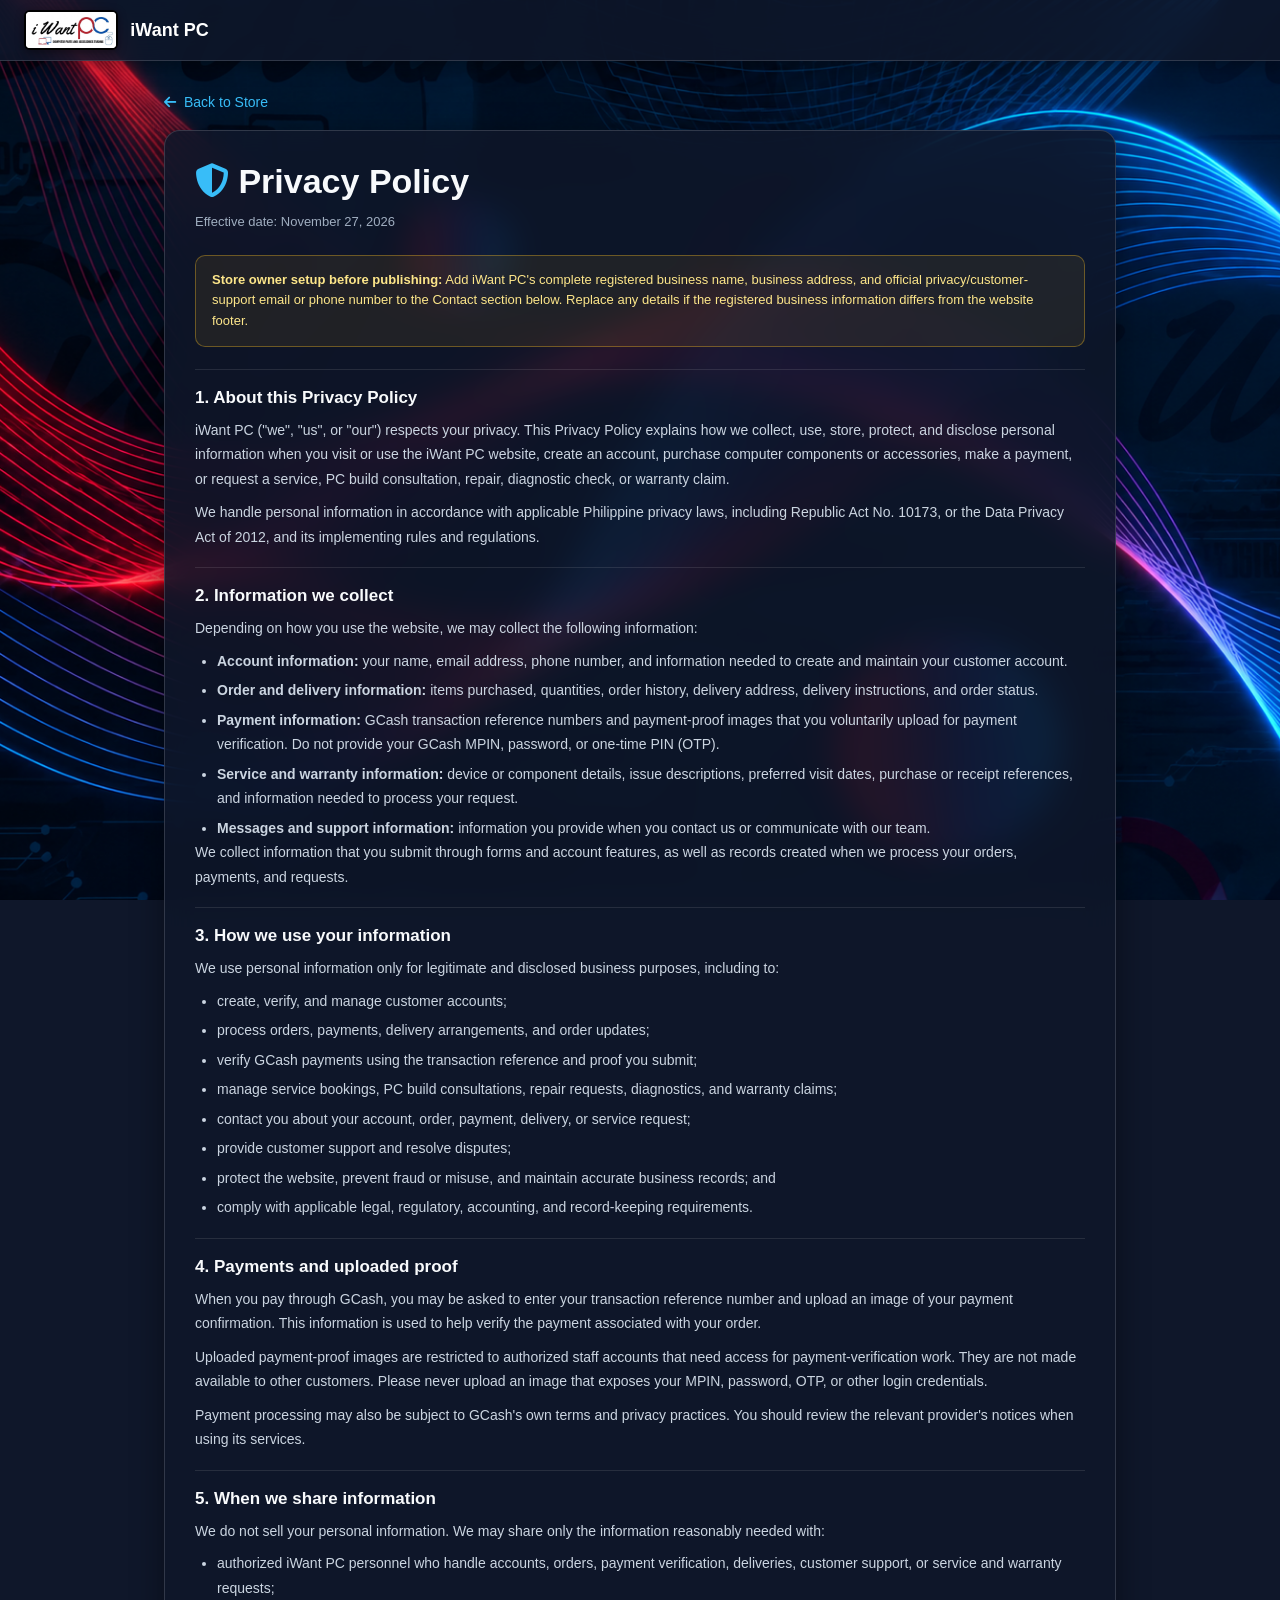
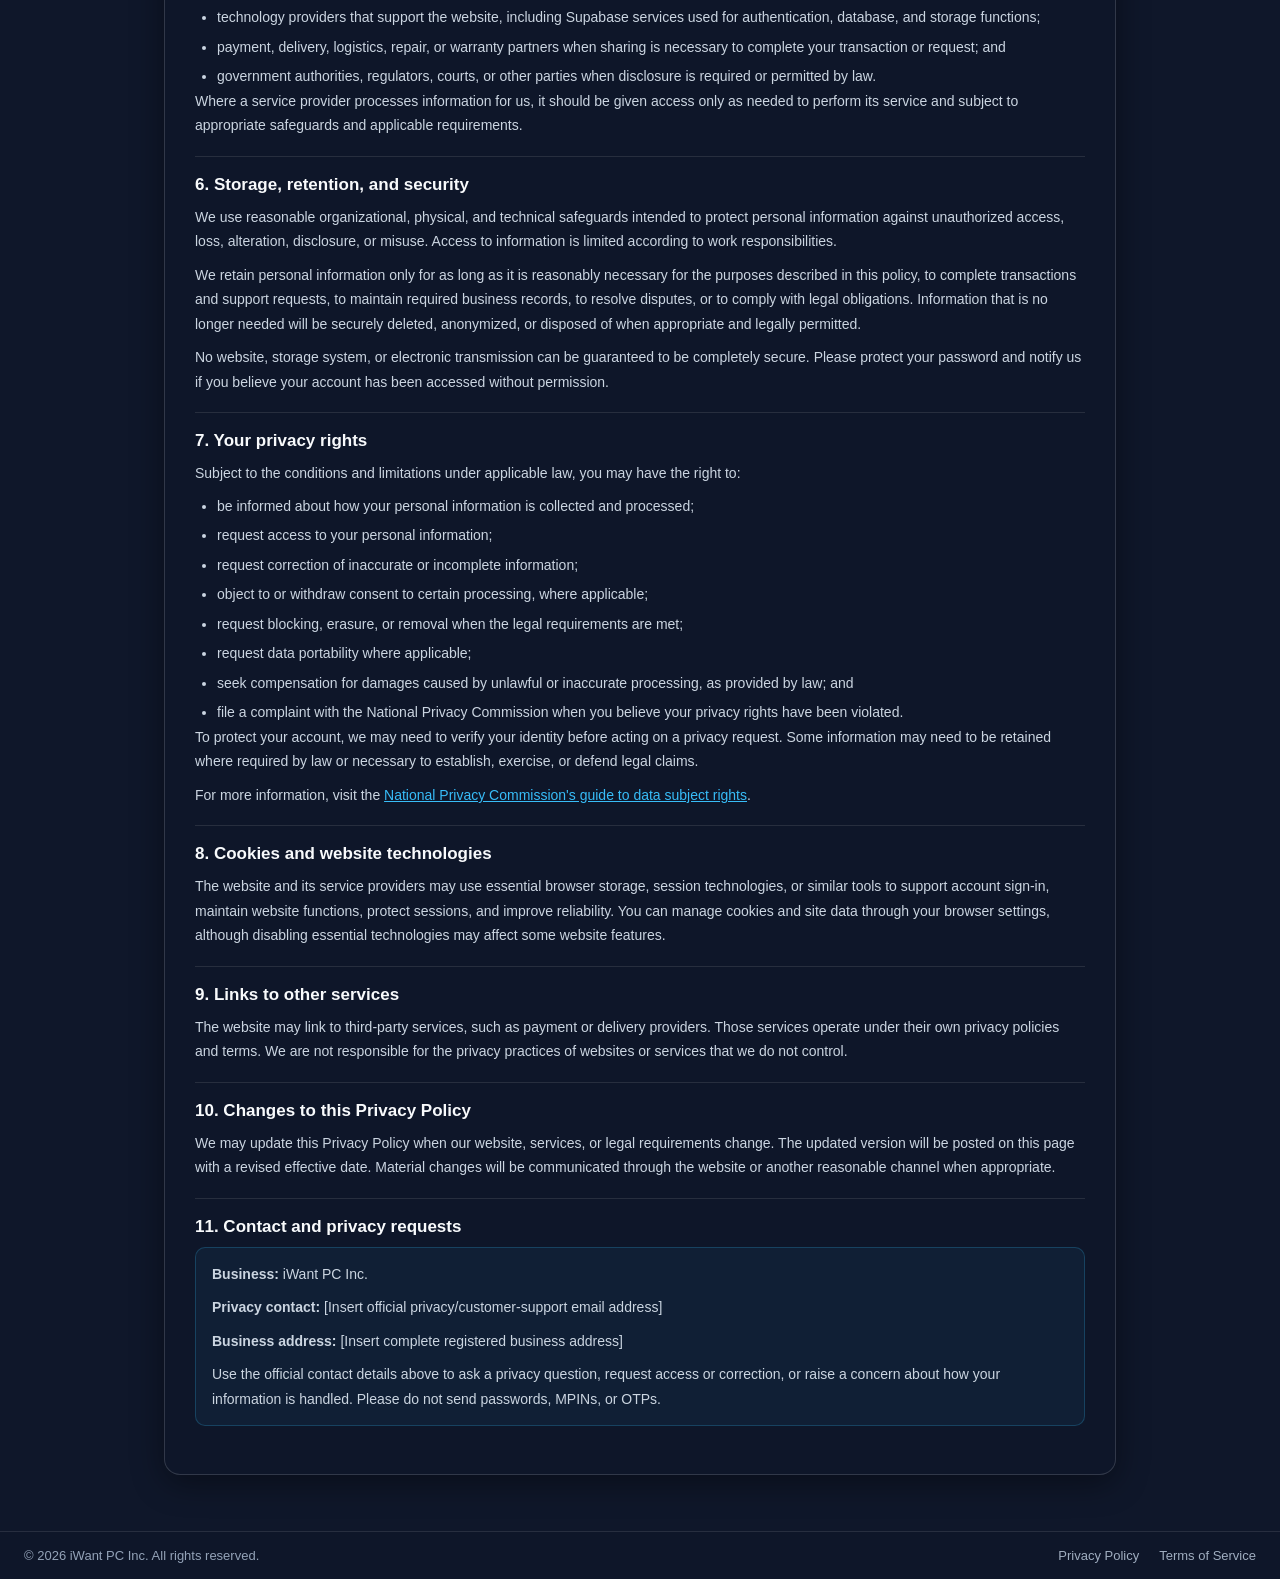
<file: privacy-policy.html>
<!DOCTYPE html>
<html lang="en">
<head>
    <meta charset="UTF-8">
    <meta name="viewport" content="width=device-width, initial-scale=1.0">
    <meta name="theme-color" content="#0f172a">
    <link rel="stylesheet" href="https://cdnjs.cloudflare.com/ajax/libs/font-awesome/6.4.0/css/all.min.css">
    <link rel="stylesheet" href="style1.css">
    <link rel="stylesheet" href="legal.css">
    <title>iWant PC - Privacy Policy</title>
</head>
<body>
    <header class="navbar">
        <div class="nav-container">
            <a href="home.html" class="brand-logo">
                <img src="iwantpc1.jpg" alt="iWant PC logo" class="nav-logo">
                <span>iWant PC</span>
            </a>
        </div>
    </header>

    <main class="page page-md legal-page">
        <a href="home.html" class="back-link"><i class="fa-solid fa-arrow-left"></i> Back to Store</a>
        <article class="card legal-card">
            <h1><i class="fa-solid fa-shield-halved" style="color:var(--sky)"></i> Privacy Policy</h1>
            <p class="legal-updated">Effective date: November 27, 2026</p>

            <div class="legal-setup-note">
                <strong>Store owner setup before publishing:</strong> Add iWant PC's complete registered business name,
                business address, and official privacy/customer-support email or phone number to the Contact section
                below. Replace any details if the registered business information differs from the website footer.
            </div>

            <section class="legal-section">
                <h2>1. About this Privacy Policy</h2>
                <p>iWant PC ("we", "us", or "our") respects your privacy. This Privacy Policy explains how we collect,
                use, store, protect, and disclose personal information when you visit or use the iWant PC website,
                create an account, purchase computer components or accessories, make a payment, or request a service,
                PC build consultation, repair, diagnostic check, or warranty claim.</p>
                <p>We handle personal information in accordance with applicable Philippine privacy laws, including
                Republic Act No. 10173, or the Data Privacy Act of 2012, and its implementing rules and regulations.</p>
            </section>

            <section class="legal-section">
                <h2>2. Information we collect</h2>
                <p>Depending on how you use the website, we may collect the following information:</p>
                <ul>
                    <li><strong>Account information:</strong> your name, email address, phone number, and information needed to create and maintain your customer account.</li>
                    <li><strong>Order and delivery information:</strong> items purchased, quantities, order history, delivery address, delivery instructions, and order status.</li>
                    <li><strong>Payment information:</strong> GCash transaction reference numbers and payment-proof images that you voluntarily upload for payment verification. Do not provide your GCash MPIN, password, or one-time PIN (OTP).</li>
                    <li><strong>Service and warranty information:</strong> device or component details, issue descriptions, preferred visit dates, purchase or receipt references, and information needed to process your request.</li>
                    <li><strong>Messages and support information:</strong> information you provide when you contact us or communicate with our team.</li>
                </ul>
                <p>We collect information that you submit through forms and account features, as well as records created when we process your orders, payments, and requests.</p>
            </section>

            <section class="legal-section">
                <h2>3. How we use your information</h2>
                <p>We use personal information only for legitimate and disclosed business purposes, including to:</p>
                <ul>
                    <li>create, verify, and manage customer accounts;</li>
                    <li>process orders, payments, delivery arrangements, and order updates;</li>
                    <li>verify GCash payments using the transaction reference and proof you submit;</li>
                    <li>manage service bookings, PC build consultations, repair requests, diagnostics, and warranty claims;</li>
                    <li>contact you about your account, order, payment, delivery, or service request;</li>
                    <li>provide customer support and resolve disputes;</li>
                    <li>protect the website, prevent fraud or misuse, and maintain accurate business records; and</li>
                    <li>comply with applicable legal, regulatory, accounting, and record-keeping requirements.</li>
                </ul>
            </section>

            <section class="legal-section">
                <h2>4. Payments and uploaded proof</h2>
                <p>When you pay through GCash, you may be asked to enter your transaction reference number and upload
                an image of your payment confirmation. This information is used to help verify the payment associated
                with your order.</p>
                <p>Uploaded payment-proof images are restricted to authorized staff accounts that need access for
                payment-verification work. They are not made available to other customers. Please never upload an
                image that exposes your MPIN, password, OTP, or other login credentials.</p>
                <p>Payment processing may also be subject to GCash's own terms and privacy practices. You should review
                the relevant provider's notices when using its services.</p>
            </section>

            <section class="legal-section">
                <h2>5. When we share information</h2>
                <p>We do not sell your personal information. We may share only the information reasonably needed with:</p>
                <ul>
                    <li>authorized iWant PC personnel who handle accounts, orders, payment verification, deliveries, customer support, or service and warranty requests;</li>
                    <li>technology providers that support the website, including Supabase services used for authentication, database, and storage functions;</li>
                    <li>payment, delivery, logistics, repair, or warranty partners when sharing is necessary to complete your transaction or request; and</li>
                    <li>government authorities, regulators, courts, or other parties when disclosure is required or permitted by law.</li>
                </ul>
                <p>Where a service provider processes information for us, it should be given access only as needed to perform its service and subject to appropriate safeguards and applicable requirements.</p>
            </section>

            <section class="legal-section">
                <h2>6. Storage, retention, and security</h2>
                <p>We use reasonable organizational, physical, and technical safeguards intended to protect personal
                information against unauthorized access, loss, alteration, disclosure, or misuse. Access to information
                is limited according to work responsibilities.</p>
                <p>We retain personal information only for as long as it is reasonably necessary for the purposes
                described in this policy, to complete transactions and support requests, to maintain required business
                records, to resolve disputes, or to comply with legal obligations. Information that is no longer needed
                will be securely deleted, anonymized, or disposed of when appropriate and legally permitted.</p>
                <p>No website, storage system, or electronic transmission can be guaranteed to be completely secure.
                Please protect your password and notify us if you believe your account has been accessed without permission.</p>
            </section>

            <section class="legal-section">
                <h2>7. Your privacy rights</h2>
                <p>Subject to the conditions and limitations under applicable law, you may have the right to:</p>
                <ul>
                    <li>be informed about how your personal information is collected and processed;</li>
                    <li>request access to your personal information;</li>
                    <li>request correction of inaccurate or incomplete information;</li>
                    <li>object to or withdraw consent to certain processing, where applicable;</li>
                    <li>request blocking, erasure, or removal when the legal requirements are met;</li>
                    <li>request data portability where applicable;</li>
                    <li>seek compensation for damages caused by unlawful or inaccurate processing, as provided by law; and</li>
                    <li>file a complaint with the National Privacy Commission when you believe your privacy rights have been violated.</li>
                </ul>
                <p>To protect your account, we may need to verify your identity before acting on a privacy request.
                Some information may need to be retained where required by law or necessary to establish, exercise,
                or defend legal claims.</p>
                <p>For more information, visit the
                <a href="https://privacy.gov.ph/data-subject-rights/" target="_blank" rel="noopener noreferrer">National Privacy Commission's guide to data subject rights</a>.</p>
            </section>

            <section class="legal-section">
                <h2>8. Cookies and website technologies</h2>
                <p>The website and its service providers may use essential browser storage, session technologies, or
                similar tools to support account sign-in, maintain website functions, protect sessions, and improve
                reliability. You can manage cookies and site data through your browser settings, although disabling
                essential technologies may affect some website features.</p>
            </section>

            <section class="legal-section">
                <h2>9. Links to other services</h2>
                <p>The website may link to third-party services, such as payment or delivery providers. Those services
                operate under their own privacy policies and terms. We are not responsible for the privacy practices
                of websites or services that we do not control.</p>
            </section>

            <section class="legal-section">
                <h2>10. Changes to this Privacy Policy</h2>
                <p>We may update this Privacy Policy when our website, services, or legal requirements change.
                The updated version will be posted on this page with a revised effective date. Material changes
                will be communicated through the website or another reasonable channel when appropriate.</p>
            </section>

            <section class="legal-section">
                <h2>11. Contact and privacy requests</h2>
                <div class="legal-contact">
                    <p><strong>Business:</strong> iWant PC Inc.</p>
                    <p><strong>Privacy contact:</strong> [Insert official privacy/customer-support email address]</p>
                    <p><strong>Business address:</strong> [Insert complete registered business address]</p>
                    <p>Use the official contact details above to ask a privacy question, request access or correction,
                    or raise a concern about how your information is handled. Please do not send passwords, MPINs, or OTPs.</p>
                </div>
            </section>
        </article>
    </main>

    <footer class="footer">
        <div class="footer-container">
            <p class="copyright">&copy; 2026 iWant PC Inc. All rights reserved.</p>
            <div class="legal-footer-links">
                <a href="privacy-policy.html">Privacy Policy</a>
                <a href="terms-of-service.html">Terms of Service</a>
            </div>
        </div>
    </footer>
</body>
</html>
</file>
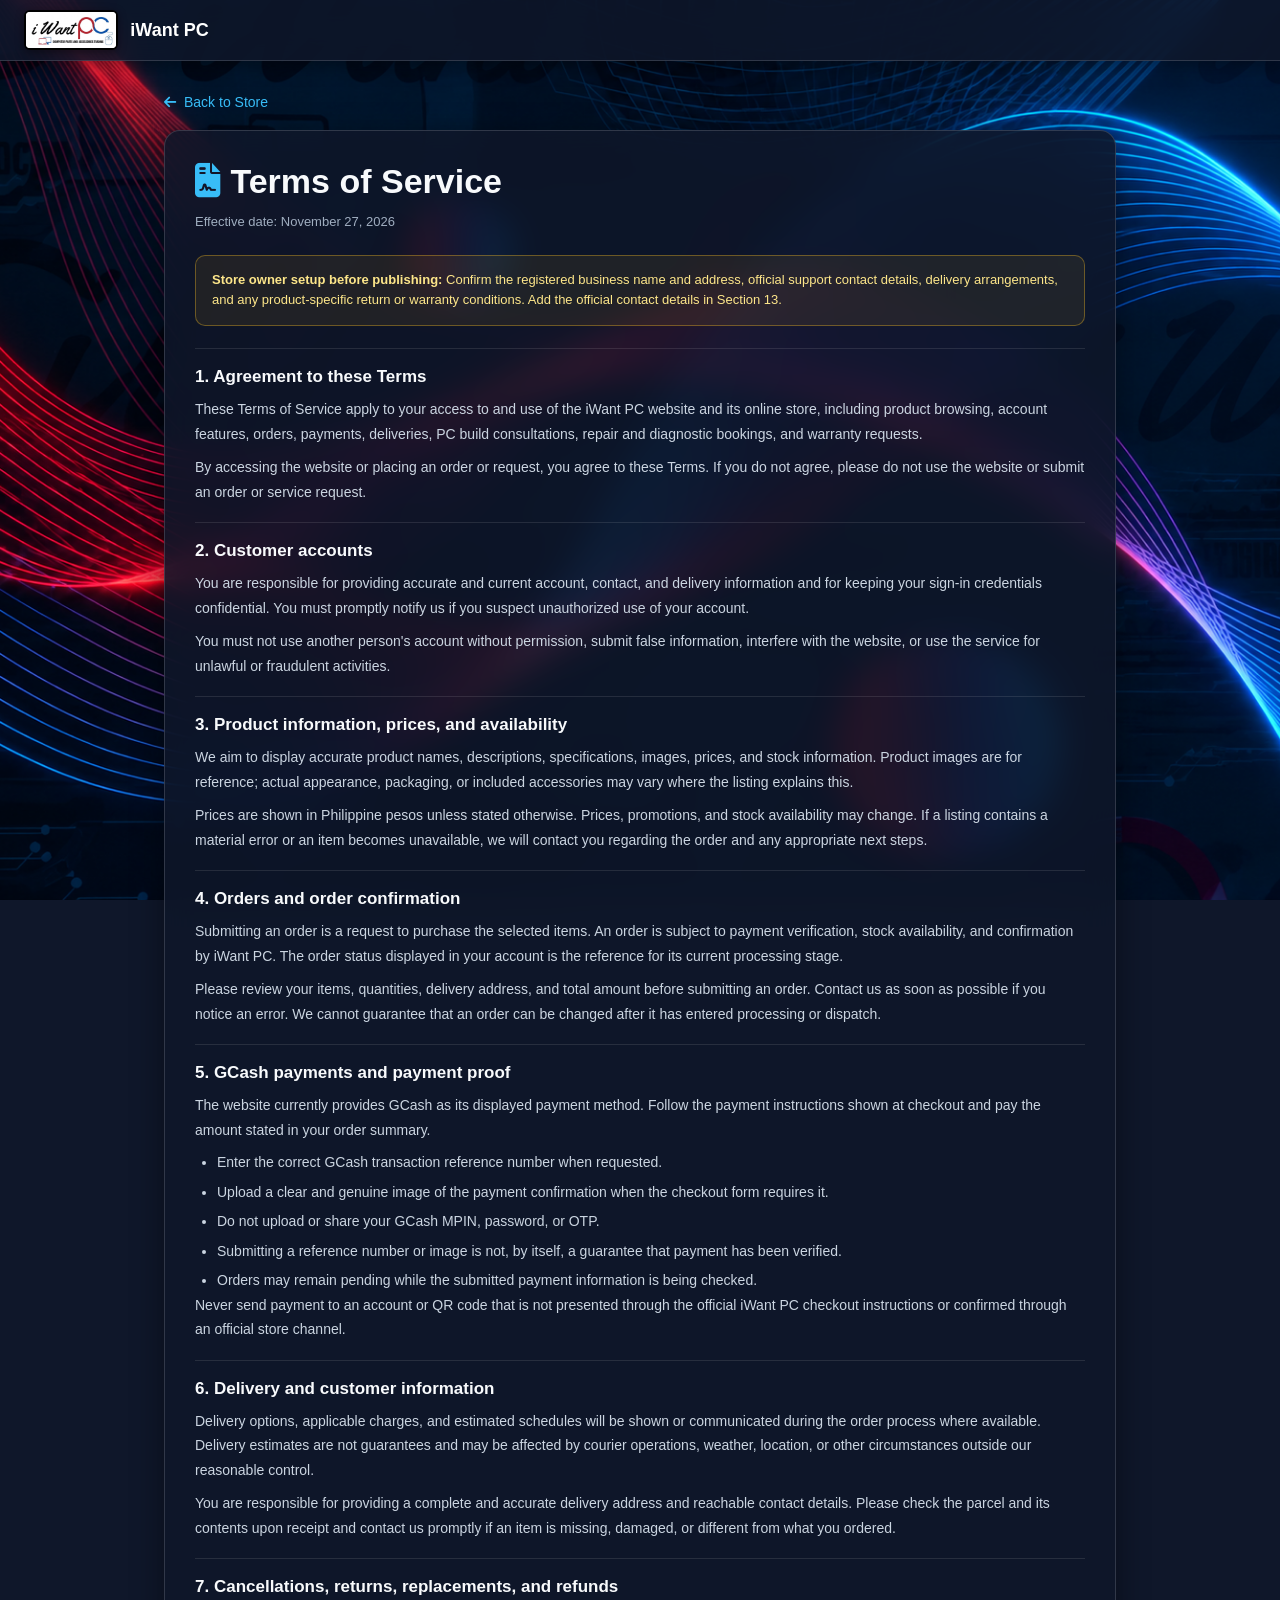
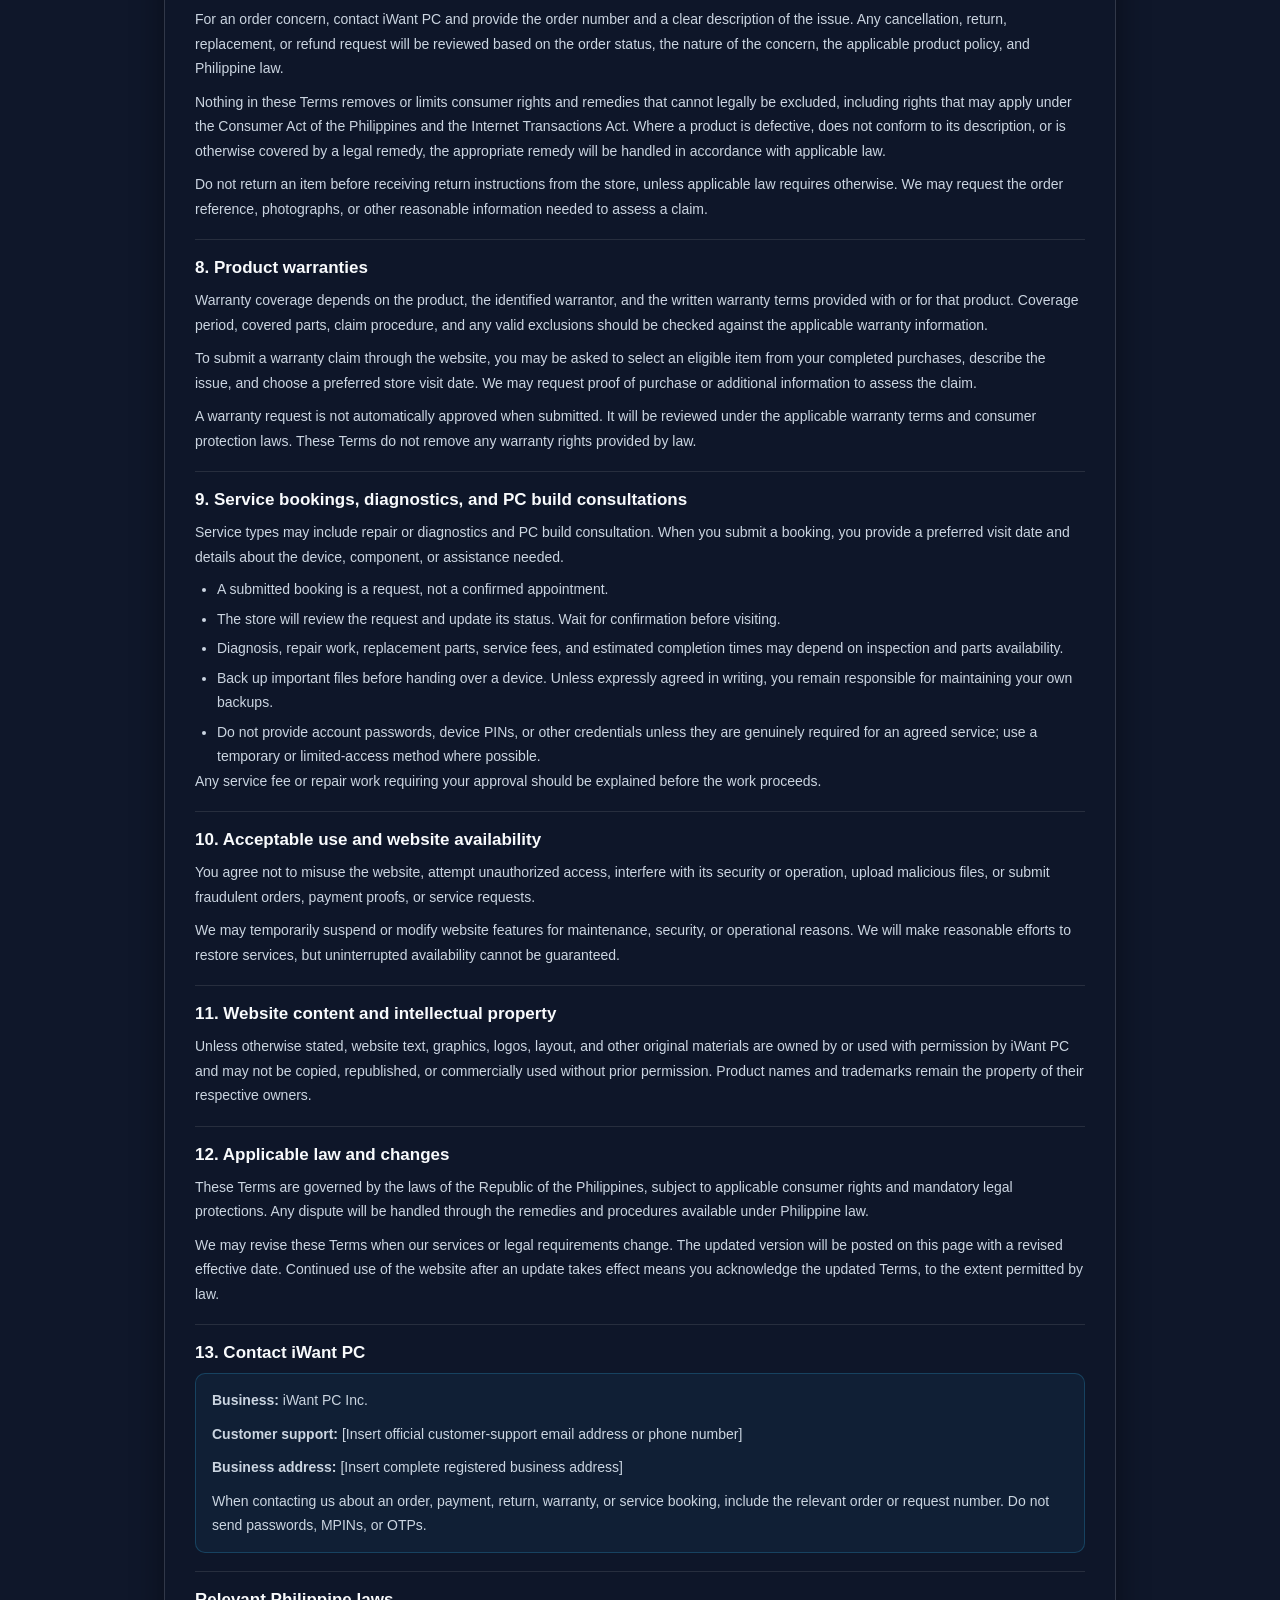
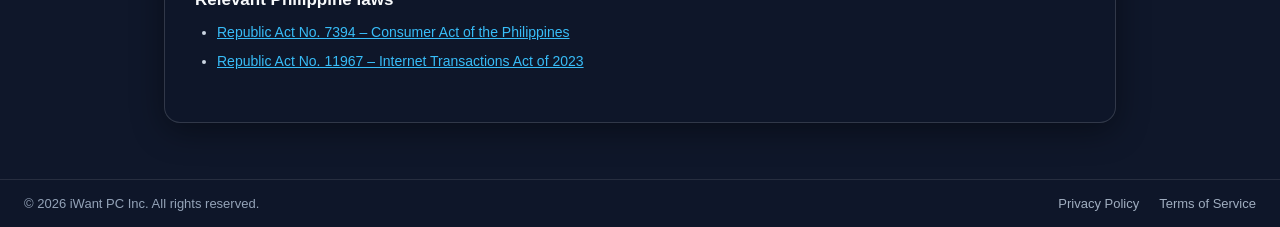
<file: terms-of-service.html>
<!DOCTYPE html>
<html lang="en">
<head>
    <meta charset="UTF-8">
    <meta name="viewport" content="width=device-width, initial-scale=1.0">
    <meta name="theme-color" content="#0f172a">
    <link rel="stylesheet" href="https://cdnjs.cloudflare.com/ajax/libs/font-awesome/6.4.0/css/all.min.css">
    <link rel="stylesheet" href="style1.css">
    <link rel="stylesheet" href="legal.css">
    <title>iWant PC - Terms of Service</title>
</head>
<body>
    <header class="navbar">
        <div class="nav-container">
            <a href="home.html" class="brand-logo">
                <img src="iwantpc1.jpg" alt="iWant PC logo" class="nav-logo">
                <span>iWant PC</span>
            </a>
        </div>
    </header>

    <main class="page page-md legal-page">
        <a href="home.html" class="back-link"><i class="fa-solid fa-arrow-left"></i> Back to Store</a>
        <article class="card legal-card">
            <h1><i class="fa-solid fa-file-contract" style="color:var(--sky)"></i> Terms of Service</h1>
            <p class="legal-updated">Effective date: November 27, 2026</p>

            <div class="legal-setup-note">
                <strong>Store owner setup before publishing:</strong> Confirm the registered business name and address,
                official support contact details, delivery arrangements, and any product-specific return or warranty
                conditions. Add the official contact details in Section 13.
            </div>

            <section class="legal-section">
                <h2>1. Agreement to these Terms</h2>
                <p>These Terms of Service apply to your access to and use of the iWant PC website and its online store,
                including product browsing, account features, orders, payments, deliveries, PC build consultations,
                repair and diagnostic bookings, and warranty requests.</p>
                <p>By accessing the website or placing an order or request, you agree to these Terms. If you do not
                agree, please do not use the website or submit an order or service request.</p>
            </section>

            <section class="legal-section">
                <h2>2. Customer accounts</h2>
                <p>You are responsible for providing accurate and current account, contact, and delivery information
                and for keeping your sign-in credentials confidential. You must promptly notify us if you suspect
                unauthorized use of your account.</p>
                <p>You must not use another person's account without permission, submit false information, interfere
                with the website, or use the service for unlawful or fraudulent activities.</p>
            </section>

            <section class="legal-section">
                <h2>3. Product information, prices, and availability</h2>
                <p>We aim to display accurate product names, descriptions, specifications, images, prices, and stock
                information. Product images are for reference; actual appearance, packaging, or included accessories
                may vary where the listing explains this.</p>
                <p>Prices are shown in Philippine pesos unless stated otherwise. Prices, promotions, and stock
                availability may change. If a listing contains a material error or an item becomes unavailable,
                we will contact you regarding the order and any appropriate next steps.</p>
            </section>

            <section class="legal-section">
                <h2>4. Orders and order confirmation</h2>
                <p>Submitting an order is a request to purchase the selected items. An order is subject to payment
                verification, stock availability, and confirmation by iWant PC. The order status displayed in your
                account is the reference for its current processing stage.</p>
                <p>Please review your items, quantities, delivery address, and total amount before submitting an order.
                Contact us as soon as possible if you notice an error. We cannot guarantee that an order can be changed
                after it has entered processing or dispatch.</p>
            </section>

            <section class="legal-section">
                <h2>5. GCash payments and payment proof</h2>
                <p>The website currently provides GCash as its displayed payment method. Follow the payment
                instructions shown at checkout and pay the amount stated in your order summary.</p>
                <ul>
                    <li>Enter the correct GCash transaction reference number when requested.</li>
                    <li>Upload a clear and genuine image of the payment confirmation when the checkout form requires it.</li>
                    <li>Do not upload or share your GCash MPIN, password, or OTP.</li>
                    <li>Submitting a reference number or image is not, by itself, a guarantee that payment has been verified.</li>
                    <li>Orders may remain pending while the submitted payment information is being checked.</li>
                </ul>
                <p>Never send payment to an account or QR code that is not presented through the official iWant PC
                checkout instructions or confirmed through an official store channel.</p>
            </section>

            <section class="legal-section">
                <h2>6. Delivery and customer information</h2>
                <p>Delivery options, applicable charges, and estimated schedules will be shown or communicated during
                the order process where available. Delivery estimates are not guarantees and may be affected by
                courier operations, weather, location, or other circumstances outside our reasonable control.</p>
                <p>You are responsible for providing a complete and accurate delivery address and reachable contact
                details. Please check the parcel and its contents upon receipt and contact us promptly if an item is
                missing, damaged, or different from what you ordered.</p>
            </section>

            <section class="legal-section">
                <h2>7. Cancellations, returns, replacements, and refunds</h2>
                <p>For an order concern, contact iWant PC and provide the order number and a clear description of the
                issue. Any cancellation, return, replacement, or refund request will be reviewed based on the order
                status, the nature of the concern, the applicable product policy, and Philippine law.</p>
                <p>Nothing in these Terms removes or limits consumer rights and remedies that cannot legally be
                excluded, including rights that may apply under the Consumer Act of the Philippines and the Internet
                Transactions Act. Where a product is defective, does not conform to its description, or is otherwise
                covered by a legal remedy, the appropriate remedy will be handled in accordance with applicable law.</p>
                <p>Do not return an item before receiving return instructions from the store, unless applicable law
                requires otherwise. We may request the order reference, photographs, or other reasonable information
                needed to assess a claim.</p>
            </section>

            <section class="legal-section">
                <h2>8. Product warranties</h2>
                <p>Warranty coverage depends on the product, the identified warrantor, and the written warranty terms
                provided with or for that product. Coverage period, covered parts, claim procedure, and any valid
                exclusions should be checked against the applicable warranty information.</p>
                <p>To submit a warranty claim through the website, you may be asked to select an eligible item from
                your completed purchases, describe the issue, and choose a preferred store visit date. We may request
                proof of purchase or additional information to assess the claim.</p>
                <p>A warranty request is not automatically approved when submitted. It will be reviewed under the
                applicable warranty terms and consumer protection laws. These Terms do not remove any warranty rights
                provided by law.</p>
            </section>

            <section class="legal-section">
                <h2>9. Service bookings, diagnostics, and PC build consultations</h2>
                <p>Service types may include repair or diagnostics and PC build consultation. When you submit a
                booking, you provide a preferred visit date and details about the device, component, or assistance
                needed.</p>
                <ul>
                    <li>A submitted booking is a request, not a confirmed appointment.</li>
                    <li>The store will review the request and update its status. Wait for confirmation before visiting.</li>
                    <li>Diagnosis, repair work, replacement parts, service fees, and estimated completion times may depend on inspection and parts availability.</li>
                    <li>Back up important files before handing over a device. Unless expressly agreed in writing, you remain responsible for maintaining your own backups.</li>
                    <li>Do not provide account passwords, device PINs, or other credentials unless they are genuinely required for an agreed service; use a temporary or limited-access method where possible.</li>
                </ul>
                <p>Any service fee or repair work requiring your approval should be explained before the work proceeds.</p>
            </section>

            <section class="legal-section">
                <h2>10. Acceptable use and website availability</h2>
                <p>You agree not to misuse the website, attempt unauthorized access, interfere with its security or
                operation, upload malicious files, or submit fraudulent orders, payment proofs, or service requests.</p>
                <p>We may temporarily suspend or modify website features for maintenance, security, or operational
                reasons. We will make reasonable efforts to restore services, but uninterrupted availability cannot
                be guaranteed.</p>
            </section>

            <section class="legal-section">
                <h2>11. Website content and intellectual property</h2>
                <p>Unless otherwise stated, website text, graphics, logos, layout, and other original materials are
                owned by or used with permission by iWant PC and may not be copied, republished, or commercially used
                without prior permission. Product names and trademarks remain the property of their respective owners.</p>
            </section>

            <section class="legal-section">
                <h2>12. Applicable law and changes</h2>
                <p>These Terms are governed by the laws of the Republic of the Philippines, subject to applicable
                consumer rights and mandatory legal protections. Any dispute will be handled through the remedies
                and procedures available under Philippine law.</p>
                <p>We may revise these Terms when our services or legal requirements change. The updated version
                will be posted on this page with a revised effective date. Continued use of the website after an
                update takes effect means you acknowledge the updated Terms, to the extent permitted by law.</p>
            </section>

            <section class="legal-section">
                <h2>13. Contact iWant PC</h2>
                <div class="legal-contact">
                    <p><strong>Business:</strong> iWant PC Inc.</p>
                    <p><strong>Customer support:</strong> [Insert official customer-support email address or phone number]</p>
                    <p><strong>Business address:</strong> [Insert complete registered business address]</p>
                    <p>When contacting us about an order, payment, return, warranty, or service booking, include the
                    relevant order or request number. Do not send passwords, MPINs, or OTPs.</p>
                </div>
            </section>

            <section class="legal-section">
                <h2>Relevant Philippine laws</h2>
                <ul>
                    <li><a href="https://lawphil.net/statutes/repacts/ra1992/ra_7394_1992.html" target="_blank" rel="noopener noreferrer">Republic Act No. 7394 – Consumer Act of the Philippines</a></li>
                    <li><a href="https://lawphil.net/statutes/repacts/ra2023/ra_11967_2023.html" target="_blank" rel="noopener noreferrer">Republic Act No. 11967 – Internet Transactions Act of 2023</a></li>
                </ul>
            </section>
        </article>
    </main>

    <footer class="footer">
        <div class="footer-container">
            <p class="copyright">&copy; 2026 iWant PC Inc. All rights reserved.</p>
            <div class="legal-footer-links">
                <a href="privacy-policy.html">Privacy Policy</a>
                <a href="terms-of-service.html">Terms of Service</a>
            </div>
        </div>
    </footer>
</body>
</html>
</file>
<file: style1.css>
/* iWant PC - shared app styles (home, checkout, orders, settings, staff, admin) */
:root {
    --panel: rgba(15, 23, 42, 0.85);
    --line: rgba(255, 255, 255, 0.15);
    --text: #f8fafc;
    --soft: #cbd5e1;
    --muted: #a0aec0;
    --accent: #667eea;
    --accent-dark: #5a67d8;
    --sky: #38bdf8;
    --ok: #10b981;
    --ok-dark: #059669;
    --danger: #ef4444;
}

* { margin: 0; padding: 0; box-sizing: border-box; font-family: 'Inter', -apple-system, BlinkMacSystemFont, sans-serif; }

body {
    min-height: 100vh;
    display: flex;
    flex-direction: column;
    color: var(--text);
    background: #0f172a url('bgtry2.png') center / cover no-repeat fixed;
}
body.plain { background: #0f172a; }

:focus-visible { outline: 2px solid var(--sky); outline-offset: 2px; }
@media (prefers-reduced-motion: reduce) { * { transition: none !important; animation: none !important; } }

/* ---------- Buttons ---------- */
.btn {
    display: inline-flex; align-items: center; justify-content: center; gap: 8px;
    padding: 10px 18px; border-radius: 10px; border: 1px solid transparent;
    color: #fff; font-size: 14px; font-weight: 600; text-decoration: none; cursor: pointer;
    transition: background 0.2s, transform 0.2s, box-shadow 0.2s;
}
.btn[disabled] { opacity: 0.5; cursor: not-allowed; }
.btn-sm { padding: 6px 12px; font-size: 12px; border-radius: 6px; }
.btn-block { width: 100%; padding: 14px; font-size: 16px; }
.btn-primary { background: var(--accent); }
.btn-primary:hover { background: var(--accent-dark); transform: translateY(-2px); box-shadow: 0 6px 20px rgba(102, 126, 234, 0.4); }
.btn-ok { background: var(--ok); }
.btn-ok:hover { background: var(--ok-dark); }
.btn-danger { background: var(--danger); }
.btn-danger:hover { background: #dc2626; }
.btn-soft { background: rgba(102, 126, 234, 0.2); border-color: rgba(102, 126, 234, 0.4); }
.btn-soft:hover { background: var(--accent); }
.btn-outline { background: rgba(255, 255, 255, 0.05); border-color: rgba(255, 255, 255, 0.2); font-weight: 500; }
.btn-outline:hover { background: rgba(255, 255, 255, 0.15); }
.btn-outline.danger { color: #f87171; border-color: rgba(239, 68, 68, 0.4); }
.btn-logout { background: rgba(239, 68, 68, 0.2); border-color: rgba(239, 68, 68, 0.4); color: #f87171; }
.btn-logout:hover { background: rgba(239, 68, 68, 0.35); color: #fff; }
.btn.static { cursor: default; }

/* ---------- Toasts ---------- */
.toast-container { position: fixed; bottom: 24px; right: 24px; z-index: 1000; display: flex; flex-direction: column; gap: 10px; }
.toast {
    display: flex; align-items: center; gap: 12px; padding: 14px 20px; border-radius: 8px;
    background: rgba(15, 23, 42, 0.92); backdrop-filter: blur(12px);
    border: 1px solid rgba(255, 255, 255, 0.2); border-left: 4px solid var(--ok);
    box-shadow: 0 10px 25px rgba(0, 0, 0, 0.4); animation: slideIn 0.3s ease-out;
    transition: opacity 0.3s, transform 0.3s;
}
.toast i { color: var(--ok); }
.toast.error { border-left-color: var(--danger); }
.toast.error i { color: #f87171; }
.toast.hide { opacity: 0; transform: translateX(100%); }
@keyframes slideIn { from { transform: translateX(100%); opacity: 0; } to { transform: translateX(0); opacity: 1; } }

/* ---------- Navbar ---------- */
.navbar {
    position: sticky; top: 0; z-index: 100;
    background: var(--panel); backdrop-filter: blur(16px); -webkit-backdrop-filter: blur(16px);
    border-bottom: 1px solid var(--line); box-shadow: 0 4px 20px rgba(0, 0, 0, 0.4);
}
.nav-container { max-width: 1280px; margin: 0 auto; padding: 10px 24px; display: flex; align-items: center; justify-content: space-between; gap: 20px; }
.brand-logo { display: flex; align-items: center; gap: 12px; color: #fff; font-size: 18px; font-weight: 700; text-decoration: none; }
.nav-logo { height: 40px; width: auto; display: block; object-fit: contain; background: #fff; border: 2px solid #000; border-radius: 6px; box-shadow: 0 2px 8px rgba(0, 0, 0, 0.4); }
.page-title { color: var(--soft); font-weight: 600; font-size: 16px; display: flex; align-items: center; gap: 8px; }
.page-title i { color: var(--sky); }

.search-box { position: relative; flex: 1; max-width: 420px; }
.search-icon { position: absolute; left: 14px; top: 50%; transform: translateY(-50%); color: var(--muted); }
.search-box input {
    width: 100%; padding: 10px 16px 10px 42px; border-radius: 20px; outline: none;
    background: rgba(255, 255, 255, 0.08); border: 1px solid var(--line); color: #fff; font-size: 14px;
    transition: all 0.2s;
}
.search-box input::placeholder { color: var(--muted); }
.search-box input:focus { background: rgba(255, 255, 255, 0.12); border-color: var(--accent); box-shadow: 0 0 0 3px rgba(102, 126, 234, 0.2); }

.nav-links { display: flex; align-items: center; gap: 20px; }
.nav-link { color: #e2e8f0; text-decoration: none; font-weight: 500; font-size: 14px; display: flex; align-items: center; gap: 6px; transition: color 0.2s; }
.nav-link:hover, .nav-link.active { color: var(--accent); }

.cart-btn { position: relative; padding: 10px 16px; border-radius: 10px; cursor: pointer; font-size: 16px; color: #fff; background: rgba(102, 126, 234, 0.2); border: 1px solid rgba(102, 126, 234, 0.4); transition: background 0.2s; }
.cart-btn:hover { background: rgba(102, 126, 234, 0.35); }
.cart-count { position: absolute; top: -6px; right: -6px; height: 20px; width: 20px; border-radius: 50%; display: flex; align-items: center; justify-content: center; background: var(--danger); color: #fff; font-size: 11px; font-weight: 700; border: 2px solid #0f172a; }

.user-menu-wrapper { position: relative; }
.user-btn { display: flex; align-items: center; gap: 8px; padding: 8px 14px; border-radius: 10px; cursor: pointer; color: #fff; font-size: 14px; font-weight: 500; background: rgba(255, 255, 255, 0.08); border: 1px solid var(--line); transition: background 0.2s; }
.user-btn:hover { background: rgba(255, 255, 255, 0.15); }
.dropdown-menu { position: absolute; right: 0; top: calc(100% + 10px); width: 220px; padding: 12px 0; display: none; flex-direction: column; z-index: 200; border-radius: 12px; background: rgba(15, 23, 42, 0.95); backdrop-filter: blur(16px); border: 1px solid var(--line); box-shadow: 0 10px 30px rgba(0, 0, 0, 0.5); }
.dropdown-menu.show { display: flex; }
.dropdown-header { padding: 8px 16px; }
.user-name { font-weight: 600; font-size: 14px; }
.user-email { font-size: 12px; color: var(--muted); }
.dropdown-divider { border: 0; height: 1px; background: rgba(255, 255, 255, 0.1); margin: 8px 0; }
.dropdown-menu a { padding: 10px 16px; display: flex; align-items: center; gap: 10px; color: var(--soft); text-decoration: none; font-size: 13px; transition: background 0.2s, color 0.2s; }
.dropdown-menu a:hover { background: rgba(102, 126, 234, 0.15); color: #fff; }
.dropdown-menu a.logout-link { color: #f87171; }
.dropdown-menu a.logout-link:hover { background: rgba(239, 68, 68, 0.15); }

/* ---------- Page layout ---------- */
.page { max-width: 900px; margin: 32px auto; padding: 0 24px; flex: 1; width: 100%; }
.page-sm { max-width: 800px; }
.page-md { max-width: 1000px; }
.page-lg { max-width: 1280px; }
.back-link { display: inline-flex; align-items: center; gap: 8px; margin-bottom: 20px; color: var(--sky); text-decoration: none; font-size: 14px; font-weight: 500; }
.back-link:hover { text-decoration: underline; }
.two-col { display: grid; grid-template-columns: 1fr 1fr; gap: 24px; align-items: start; }

.card, .order-card, .metric-card {
    background: var(--panel); backdrop-filter: blur(16px); -webkit-backdrop-filter: blur(16px);
    border: 1px solid var(--line); border-radius: 16px; padding: 28px;
    box-shadow: 0 8px 32px rgba(0, 0, 0, 0.4); margin-bottom: 24px;
}
.card h2, .section-head h2 { font-size: 20px; font-weight: 700; display: flex; align-items: center; gap: 10px; }
.card > h2 { margin-bottom: 20px; padding-bottom: 12px; border-bottom: 1px solid rgba(255, 255, 255, 0.1); }
.card h2 i { color: var(--sky); }
.card p { color: var(--soft); font-size: 14px; line-height: 1.6; }
.section-head { display: flex; justify-content: space-between; align-items: center; gap: 12px; flex-wrap: wrap; margin-bottom: 20px; }

/* ---------- Forms ---------- */
.field { display: block; margin-bottom: 16px; }
.field > span { display: block; margin-bottom: 6px; font-size: 14px; color: var(--soft); }
.field input, .field select, .field textarea, .edit-input {
    width: 100%; padding: 12px 16px; border-radius: 10px; outline: none; font-size: 14px; color: #fff;
    background: rgba(255, 255, 255, 0.08); border: 1px solid var(--line); transition: all 0.2s;
}
.field input:focus, .field select:focus, .field textarea:focus, .edit-input:focus { border-color: var(--accent); box-shadow: 0 0 0 3px rgba(102, 126, 234, 0.2); }
select option { background: #1e293b; color: #fff; }
.field textarea { resize: vertical; }
.form-row { display: grid; grid-template-columns: 1fr 1fr; gap: 16px; }
.hint { font-size: 13px; color: var(--muted); margin-bottom: 16px; }
.hint a { color: var(--sky); }

/* ---------- Home: hero & catalog ---------- */
.main-content { max-width: 1280px; margin: 0 auto; padding: 30px 24px; flex: 1; width: 100%; }
.hero-banner { margin-bottom: 40px; padding: 48px; border-radius: 20px; border: 1px solid var(--line); backdrop-filter: blur(12px); box-shadow: 0 8px 32px rgba(0, 0, 0, 0.3); background: linear-gradient(135deg, rgba(102, 126, 234, 0.3), rgba(118, 75, 162, 0.3)), rgba(15, 23, 42, 0.6); }
.hero-text { max-width: 600px; }
.badge { display: inline-block; margin-bottom: 16px; padding: 6px 14px; border-radius: 20px; font-size: 12px; font-weight: 600; background: rgba(6, 182, 212, 0.2); color: var(--sky); border: 1px solid rgba(6, 182, 212, 0.4); }
.hero-banner h1 { font-size: 38px; font-weight: 800; line-height: 1.2; margin-bottom: 16px; }
.hero-banner p { color: var(--soft); font-size: 16px; line-height: 1.6; margin-bottom: 24px; }

.catalog-section { margin-bottom: 48px; scroll-margin-top: 90px; }
.category-pills { display: flex; gap: 10px; flex-wrap: wrap; }
.pill { 
    display: inline-flex; 
    align-items: center; 
    gap: 8px; 
    padding: 8px 18px; 
    border-radius: 20px; 
    cursor: pointer; 
    font-size: 13px; 
    font-weight: 500; 
    color: var(--soft); 
    background: rgba(255, 255, 255, 0.05); 
    border: 1px solid var(--line); 
    transition: all 0.2s; 
}
.pill:hover, .pill.active { background: var(--accent); color: #fff; border-color: var(--accent); }

.product-grid { display: grid; grid-template-columns: repeat(auto-fill, minmax(270px, 1fr)); gap: 24px; }
.product-card { display: flex; flex-direction: column; padding: 20px; border-radius: 16px; background: rgba(15, 23, 42, 0.6); backdrop-filter: blur(12px); border: 1px solid var(--line); box-shadow: 0 8px 32px rgba(0, 0, 0, 0.3); transition: transform 0.3s, box-shadow 0.3s, border-color 0.3s; }
.product-card:hover { transform: translateY(-6px); border-color: rgba(255, 255, 255, 0.3); box-shadow: 0 12px 40px rgba(0, 0, 0, 0.5), -5px -5px 20px rgba(239, 68, 68, 0.2), 5px 5px 20px rgba(6, 182, 212, 0.2); }
.product-image { height: 180px; margin-bottom: 16px; border-radius: 12px; overflow: hidden; background: rgba(255, 255, 255, 0.03); }
.product-image img { width: 100%; height: 100%; object-fit: cover; display: block; }
.product-info { flex: 1; }
.product-title { font-size: 16px; font-weight: 600; margin-bottom: 6px; }
.product-description { font-size: 13px; color: var(--muted); line-height: 1.4; margin-bottom: 14px; }
.product-bottom { display: flex; flex-direction: column; gap: 12px; }
.product-meta { display: flex; justify-content: space-between; align-items: baseline; }
.product-price { font-size: 20px; font-weight: 700; color: var(--sky); }
.stock { font-size: 12px; color: var(--muted); }
.stock.low { color: #fbbf24; }
.card-actions { display: flex; gap: 8px; }
.card-actions .btn { flex: 1; padding: 10px; font-size: 13px; border-radius: 8px; }
.empty-state { grid-column: 1 / -1; text-align: center; padding: 60px 20px; color: var(--muted); }
.empty-state i { display: block; font-size: 40px; margin-bottom: 12px; }
.empty-state .btn { margin-top: 16px; }

/* ---------- Cart drawer ---------- */
.cart-overlay { position: fixed; inset: 0; z-index: 300; display: none; background: rgba(0, 0, 0, 0.6); backdrop-filter: blur(4px); }
.cart-overlay.show { display: block; }
.cart-drawer { position: fixed; top: 0; right: -420px; z-index: 400; width: 100%; max-width: 400px; height: 100%; display: flex; flex-direction: column; background: rgba(15, 23, 42, 0.95); backdrop-filter: blur(20px); border-left: 1px solid var(--line); box-shadow: -10px 0 30px rgba(0, 0, 0, 0.5); transition: right 0.3s ease; }
.cart-drawer.open { right: 0; }
.cart-header { padding: 20px; display: flex; align-items: center; justify-content: space-between; border-bottom: 1px solid rgba(255, 255, 255, 0.1); }
.close-cart-btn { background: none; border: none; color: var(--muted); font-size: 28px; cursor: pointer; }
.close-cart-btn:hover { color: #fff; }
.cart-items { flex: 1; overflow-y: auto; padding: 20px; display: flex; flex-direction: column; gap: 16px; }
.cart-empty { color: var(--muted); text-align: center; margin-top: 40px; }
.cart-item { display: flex; gap: 14px; align-items: center; padding: 12px; border-radius: 10px; background: rgba(255, 255, 255, 0.04); border: 1px solid rgba(255, 255, 255, 0.08); }
.cart-item-img { width: 56px; height: 56px; border-radius: 8px; object-fit: cover; }
.cart-item-details { flex: 1; }
.cart-item-title { font-size: 14px; font-weight: 600; }
.cart-item-price { font-size: 13px; color: var(--sky); margin-top: 2px; }
.qty-controls { display: flex; align-items: center; gap: 8px; margin-top: 6px; }
.qty-btn { width: 22px; height: 22px; border: none; border-radius: 4px; background: rgba(255, 255, 255, 0.1); color: #fff; font-weight: bold; cursor: pointer; }
.qty-btn:hover { background: var(--accent); }
.remove-item-btn { background: none; border: none; color: #f87171; cursor: pointer; font-size: 14px; }
.cart-footer { padding: 20px; border-top: 1px solid rgba(255, 255, 255, 0.1); background: rgba(0, 0, 0, 0.2); }
.cart-note { margin-top: 10px; font-size: 12px; color: var(--muted); text-align: center; }

/* ---------- Summary rows (cart, checkout) ---------- */
.summary-row { display: flex; justify-content: space-between; gap: 12px; padding: 8px 0; font-size: 14px; color: var(--soft); border-bottom: 1px solid rgba(255, 255, 255, 0.08); }
.cart-footer .summary-row { border: 0; color: var(--muted); padding: 0; margin-bottom: 8px; }
.total-row { margin-top: 12px; padding-top: 12px; font-size: 18px; font-weight: 700; color: #fff; border-top: 1px solid var(--line); border-bottom: 0; }
.total-row span:last-child { color: var(--sky); }
.cart-footer .btn { margin-top: 16px; }

/* ---------- Status badges (orders, bookings, roles) ---------- */
.status {
    --c: #fbbf24;
    display: inline-flex; align-items: center; gap: 6px; padding: 4px 10px; border-radius: 20px;
    font-size: 12px; font-weight: 600; white-space: nowrap; color: var(--c);
    background: color-mix(in srgb, var(--c) 20%, transparent); border: 1px solid color-mix(in srgb, var(--c) 40%, transparent);
}
.status.toship, .status.staff { --c: #38bdf8; }
.status.toreceive { --c: #c084fc; }
.status.completed, .status.customer, .status.approved { --c: #34d399; }
.status.admin { --c: #818cf8; }
.status.rejected, .status.suspended { --c: #f87171; }

/* ---------- My orders ---------- */
.order-tabs { display: flex; gap: 6px; padding: 6px; margin-bottom: 24px; overflow-x: auto; border-radius: 14px; background: var(--panel); backdrop-filter: blur(16px); border: 1px solid var(--line); }
.tab-btn { flex: 1; padding: 12px 16px; border: none; border-radius: 10px; background: none; color: var(--soft); font-size: 14px; font-weight: 600; cursor: pointer; white-space: nowrap; transition: all 0.2s; }
.tab-btn:hover { color: #fff; background: rgba(255, 255, 255, 0.05); }
.tab-btn.active { background: var(--accent); color: #fff; box-shadow: 0 4px 12px rgba(102, 126, 234, 0.4); }
.orders-list { display: flex; flex-direction: column; gap: 20px; }
.order-card { margin: 0; padding: 24px; }
.order-header { display: flex; justify-content: space-between; align-items: center; gap: 12px; padding-bottom: 14px; margin-bottom: 16px; border-bottom: 1px solid rgba(255, 255, 255, 0.1); font-size: 14px; color: var(--soft); }
.order-id { font-weight: 700; color: #fff; }
.order-item { display: flex; gap: 16px; align-items: center; padding: 12px 0; border-bottom: 1px solid rgba(255, 255, 255, 0.05); }
.order-item:last-of-type { border-bottom: 0; }
.item-img { width: 60px; height: 60px; border-radius: 12px; object-fit: cover; border: 1px solid rgba(255, 255, 255, 0.1); }
.item-info { flex: 1; }
.item-name { font-size: 15px; font-weight: 600; margin-bottom: 4px; }
.item-qty { font-size: 13px; color: #94a3b8; }
.item-price { font-size: 15px; font-weight: 700; color: var(--sky); }
.order-footer { display: flex; justify-content: space-between; align-items: center; flex-wrap: wrap; gap: 12px; margin-top: 16px; padding-top: 16px; border-top: 1px solid rgba(255, 255, 255, 0.1); }
.order-total { font-size: 15px; color: var(--soft); }
.order-total strong { margin-left: 6px; font-size: 18px; color: #fff; }
.order-actions { display: flex; gap: 10px; flex-wrap: wrap; }

/* ---------- Admin & staff dashboards ---------- */
.metrics { display: grid; grid-template-columns: repeat(auto-fit, minmax(220px, 1fr)); gap: 20px; margin-bottom: 30px; }
.metric-card { margin: 0; padding: 24px; }
.metric-card h3 { margin-bottom: 8px; font-size: 13px; font-weight: 500; color: var(--muted); }
.metric-value { font-size: 26px; font-weight: 700; color: var(--sky); }
.table-wrap { overflow-x: auto; }
.data-table { width: 100%; border-collapse: collapse; text-align: left; }
.data-table th, .data-table td { padding: 14px 16px; font-size: 14px; vertical-align: middle; border-bottom: 1px solid rgba(255, 255, 255, 0.1); }
.data-table th { color: var(--muted); font-weight: 600; background: rgba(255, 255, 255, 0.05); white-space: nowrap; }
.data-table td { color: #e2e8f0; }
.data-table .edit-input { padding: 6px 10px; border-radius: 6px; font-size: 13px; }
.data-table .narrow { width: 90px; }
.data-table .date { width: 150px; }
.data-table .actions { white-space: nowrap; }
.data-table .actions .btn + .btn { margin-left: 6px; }
.data-table tr.is-suspended td:not(.actions) { opacity: 0.55; }
.table-empty { text-align: center; color: var(--muted); padding: 24px; }
.img-edit { display: inline-block; cursor: pointer; }
.img-edit img { width: 56px; height: 42px; object-fit: cover; border-radius: 4px; border: 1px solid #fff; display: block; }
.proof { display: block; margin-top: 6px; font-size: 12px; color: #34d399; }

/* ---------- Footer ---------- */
.footer { width: 100%; margin-top: auto; padding: 16px 0; background: rgba(15, 23, 42, 0.75); backdrop-filter: blur(16px); border-top: 1px solid rgba(255, 255, 255, 0.1); }
.footer-container { max-width: 1280px; margin: 0 auto; padding: 0 24px; display: flex; justify-content: space-between; align-items: center; flex-wrap: wrap; gap: 16px; }
.copyright, .footer-links a { color: #94a3b8; font-size: 13px; }
.footer-links { display: flex; gap: 24px; }
.footer-links a { text-decoration: none; transition: color 0.2s; }
.footer-links a:hover { color: #fff; text-decoration: underline; }

/* ---------- Responsive ---------- */
@media (max-width: 768px) {
    .nav-container { flex-wrap: wrap; }
    .nav-links { flex-wrap: wrap; gap: 12px; }
    .search-box { order: 3; width: 100%; max-width: 100%; }
    .hero-banner { padding: 28px; }
    .hero-banner h1 { font-size: 28px; }
    .two-col, .form-row { grid-template-columns: 1fr; }
    .order-header { flex-direction: column; align-items: flex-start; }
}

/* =====================================================================
   Additions: Supabase product manager, spec chips, modal, PC builder
   ===================================================================== */
.sr-only { position: absolute; width: 1px; height: 1px; overflow: hidden; clip: rect(0 0 0 0); white-space: nowrap; }
.btn-row { display: flex; gap: 12px; flex-wrap: wrap; margin-top: 16px; }
.fa-spin { animation: fa-spin 1s linear infinite; }

/* ---------- Spec chips & thumbnails ---------- */
.chips { display: flex; flex-wrap: wrap; gap: 6px; margin-bottom: 10px; }
.data-table .chips { margin-bottom: 0; }
.chip { padding: 3px 9px; border-radius: 20px; font-size: 11px; font-weight: 600; color: var(--sky); background: rgba(56, 189, 248, 0.12); border: 1px solid rgba(56, 189, 248, 0.3); white-space: nowrap; }
.thumb { width: 56px; height: 42px; object-fit: cover; border-radius: 4px; border: 1px solid rgba(255, 255, 255, 0.4); display: block; background: #1e293b; }
.data-table .sub { max-width: 280px; margin-top: 2px; font-size: 12px; color: var(--muted); overflow: hidden; text-overflow: ellipsis; white-space: nowrap; }

/* ---------- Inventory toolbar ---------- */
.inventory-tools { display: flex; gap: 10px; flex-wrap: wrap; align-items: center; }
.inventory-tools .edit-input { width: auto; min-width: 170px; padding: 8px 12px; }

/* ---------- Product modal (native <dialog>) ---------- */
dialog.modal { margin: auto; width: min(760px, calc(100% - 32px)); max-height: calc(100vh - 40px); padding: 0; overflow: hidden; color: var(--text); background: #0f172a; border: 1px solid var(--line); border-radius: 16px; box-shadow: 0 24px 64px rgba(0, 0, 0, 0.6); }
dialog.modal::backdrop { background: rgba(0, 0, 0, 0.65); backdrop-filter: blur(4px); }
.modal-form { display: flex; flex-direction: column; max-height: calc(100vh - 40px); }
.modal-head { display: flex; align-items: center; justify-content: space-between; padding: 18px 24px; border-bottom: 1px solid rgba(255, 255, 255, 0.1); }
.modal-head h2 { font-size: 20px; }
.modal-body { padding: 24px; overflow-y: auto; }
.modal-foot { display: flex; justify-content: flex-end; gap: 10px; padding: 16px 24px; border-top: 1px solid rgba(255, 255, 255, 0.1); background: rgba(0, 0, 0, 0.2); }
.modal-body h3 { margin: 8px 0 14px; font-size: 15px; color: var(--soft); padding-top: 16px; border-top: 1px solid rgba(255, 255, 255, 0.1); }
.spec-grid { display: grid; grid-template-columns: 1fr 1fr; gap: 0 16px; }
.image-field { display: flex; gap: 18px; align-items: flex-start; margin-bottom: 18px; }
.image-preview { width: 150px; height: 112px; flex: none; object-fit: cover; border-radius: 10px; border: 1px solid var(--line); background: #1e293b; }
.image-controls { flex: 1; min-width: 0; }
.image-controls .label { display: block; font-size: 14px; color: var(--soft); }
.image-controls .btn-row { margin: 8px 0 12px; }
.image-controls .field { margin-bottom: 0; }
@media (max-width: 640px) { .spec-grid { grid-template-columns: 1fr; } .image-field { flex-direction: column; } }

/* ---------- PC builder ---------- */
.builder-layout { display: grid; grid-template-columns: 2fr 1fr; gap: 24px; align-items: start; }
.component-group { padding: 16px; margin-bottom: 16px; background: rgba(255, 255, 255, 0.03); border: 1px solid var(--line); border-radius: 12px; }
.component-header { display: flex; align-items: center; justify-content: space-between; margin-bottom: 12px; }
.component-title { display: flex; align-items: center; gap: 8px; font-size: 15px; font-weight: 600; }
.component-title i { color: var(--sky); }
.selected-part { display: flex; align-items: center; gap: 14px; margin-top: 10px; padding: 10px 14px; background: rgba(15, 23, 42, 0.6); border: 1px dashed var(--line); border-radius: 8px; }
.selected-part.active { border-style: solid; border-color: var(--accent); background: rgba(102, 126, 234, 0.1); }
.part-info { flex: 1; min-width: 0; }
.part-info .chips { margin: 6px 0 0; }
.part-name { font-size: 14px; font-weight: 500; }
.part-price { font-size: 14px; font-weight: 700; color: var(--sky); }
.summary-card { position: sticky; top: 90px; }
.summary-card .part-line { font-size: 13px; }
.summary-card .remove-item-btn { margin-left: 6px; }
.assembly-opt { display: flex; align-items: center; gap: 8px; margin: 14px 0 4px; font-size: 14px; color: var(--soft); cursor: pointer; }
.assembly-opt input { accent-color: var(--accent); width: 16px; height: 16px; }

.wattage-meter { padding: 12px; margin-bottom: 16px; font-size: 14px; background: rgba(255, 255, 255, 0.05); border-radius: 10px; }
.wattage-meter .row { display: flex; justify-content: space-between; margin-bottom: 6px; color: var(--soft); }
.wattage-meter .row strong { color: #fff; }
.wattage-meter i { color: #fbbf24; margin-right: 6px; }
.meter { height: 8px; margin: 10px 0 6px; overflow: hidden; border-radius: 8px; background: rgba(255, 255, 255, 0.1); }
.meter-fill { width: 0; height: 100%; border-radius: 8px; background: var(--ok); transition: width 0.3s; }
.meter-fill.warn { background: #fbbf24; }
.meter-fill.bad { background: var(--danger); }
.meter-label { font-size: 12px; color: var(--muted); }

.compat-list { list-style: none; display: flex; flex-direction: column; gap: 8px; margin-bottom: 20px; }
.compat { display: flex; gap: 10px; align-items: flex-start; padding: 8px 10px; font-size: 13px; line-height: 1.4; color: var(--soft); border-radius: 8px; background: rgba(255, 255, 255, 0.04); }
.compat i { margin-top: 2px; }
.compat.ok i { color: #34d399; }
.compat.warn { background: rgba(251, 191, 36, 0.1); }
.compat.warn i { color: #fbbf24; }
.compat.error { background: rgba(239, 68, 68, 0.12); color: #fecaca; }
.compat.error i { color: #f87171; }
.compat.info i { color: var(--sky); }

@media (max-width: 900px) { .builder-layout { grid-template-columns: 1fr; } .summary-card { position: static; } }

[hidden] { display: none !important; }


/* Supabase dashboard accordion enhancement */
.dashboard-table-collapse { margin-top: 10px; }
.dashboard-table-collapse > summary {
    cursor: pointer; color: var(--soft); font-size: 13px; font-weight: 600;
    padding: 10px 12px; border: 1px solid var(--line); border-radius: 8px;
    background: rgba(255,255,255,.04); list-style-position: inside;
}
.dashboard-table-collapse[open] > summary { margin-bottom: 12px; }
.order-detail-row td { background: rgba(255,255,255,.035); color: var(--soft); line-height: 1.8; padding: 14px; }
.order-detail-row ul { margin: 6px 0 6px 22px; }
.sold-count { margin: 7px 0 0; }

/* ---------- Service booking history and staff feedback ---------- */
.booking-card { display: block; }
.booking-details-grid { display: grid; grid-template-columns: repeat(2,minmax(0,1fr)); gap: 16px; padding: 4px 0 16px; }
.booking-details-grid > div { display: flex; flex-direction: column; gap: 5px; }
.booking-label { display: block; margin-bottom: 6px; color: var(--muted); font-size: 12px; font-weight: 600; text-transform: uppercase; letter-spacing: .04em; }
.booking-details-grid strong { color: #fff; font-size: 14px; font-weight: 600; }
.booking-description, .booking-feedback { padding: 14px 0; border-top: 1px solid rgba(255,255,255,.09); }
.booking-description p, .booking-feedback p { color: var(--soft); font-size: 14px; line-height: 1.6; white-space: pre-wrap; overflow-wrap: anywhere; }
.booking-feedback { padding: 14px; margin-top: 8px; border: 1px solid rgba(56,189,248,.2); border-radius: 10px; background: rgba(56,189,248,.06); }
.feedback-editor { min-width: 190px; display: flex; flex-direction: column; gap: 8px; }
.feedback-editor textarea { min-width: 180px; width: 100%; color: #fff; background: rgba(255,255,255,.07); border: 1px solid var(--line); border-radius: 8px; padding: 8px; resize: vertical; }
#staffTicketsBody .actions { min-width: 190px; }
#staffTicketsBody .actions .btn { margin: 3px; }
@media (max-width: 640px) { .booking-details-grid { grid-template-columns: 1fr; } }
</file>
<file: legal.css>
/* iWant PC legal pages */
.legal-page { max-width: 1000px; }
.legal-intro {
    color: var(--muted);
    font-size: 13px;
    line-height: 1.6;
    margin: -6px 0 22px;
}
.legal-card { padding: 30px; }
.legal-card > h1 {
    font-size: clamp(26px, 4vw, 34px);
    line-height: 1.2;
    margin-bottom: 10px;
}
.legal-card > .legal-updated {
    color: var(--muted);
    font-size: 13px;
    margin-bottom: 22px;
}
.legal-section {
    padding: 18px 0;
    border-top: 1px solid rgba(255,255,255,.10);
}
.legal-section h2 {
    color: var(--text);
    font-size: 17px;
    margin-bottom: 10px;
}
.legal-section p, .legal-section li {
    color: var(--soft);
    font-size: 14px;
    line-height: 1.75;
}
.legal-section p + p { margin-top: 9px; }
.legal-section ul, .legal-section ol {
    margin: 8px 0 0 22px;
    padding: 0;
}
.legal-section li + li { margin-top: 5px; }
.legal-section a { color: var(--sky); text-decoration: underline; }
.legal-setup-note {
    padding: 14px 16px;
    margin: 0 0 22px;
    border: 1px solid rgba(251,191,36,.35);
    border-radius: 10px;
    background: rgba(251,191,36,.08);
    color: #fde68a;
    font-size: 13px;
    line-height: 1.6;
}
.legal-footer-links { display: flex; gap: 20px; flex-wrap: wrap; }
.legal-footer-links a { color: var(--muted); font-size: 13px; text-decoration: none; }
.legal-footer-links a:hover { color: #fff; text-decoration: underline; }
.legal-contact {
    border: 1px solid rgba(56,189,248,.22);
    background: rgba(56,189,248,.06);
    border-radius: 10px;
    padding: 14px 16px;
}
@media (max-width: 640px) {
    .legal-card { padding: 20px; }
    .legal-section { padding: 15px 0; }
}
</file>
